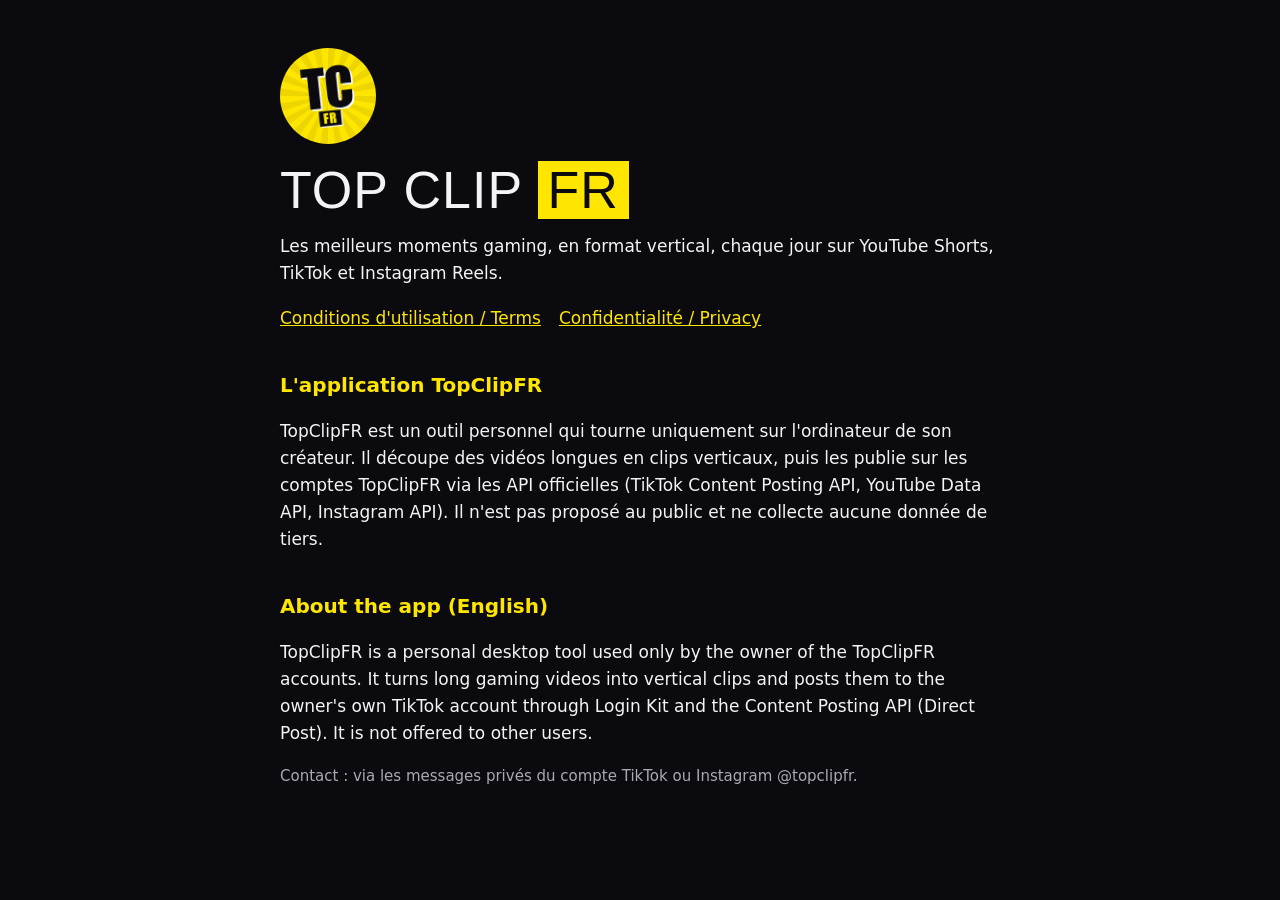
<file: index.html>
<!doctype html>
<html lang="fr"><head><meta charset="utf-8"><meta name="viewport" content="width=device-width,initial-scale=1">
<title>TopClipFR</title><link rel="stylesheet" href="style.css"></head><body><main>
<img class="logo" src="logo.png" alt="TopClipFR">
<h1>TOP CLIP <span>FR</span></h1>
<p>Les meilleurs moments gaming, en format vertical, chaque jour sur YouTube Shorts, TikTok et Instagram Reels.</p>
<nav><a href="conditions.html">Conditions d'utilisation / Terms</a><a href="confidentialite.html">Confidentialité / Privacy</a></nav>

<h2>L'application TopClipFR</h2>
<p>TopClipFR est un outil personnel qui tourne uniquement sur l'ordinateur de son créateur. Il découpe des vidéos
longues en clips verticaux, puis les publie sur les comptes TopClipFR via les API officielles
(TikTok Content Posting API, YouTube Data API, Instagram API). Il n'est pas proposé au public et ne
collecte aucune donnée de tiers.</p>

<h2>About the app (English)</h2>
<p>TopClipFR is a personal desktop tool used only by the owner of the TopClipFR accounts. It turns long gaming
videos into vertical clips and posts them to the owner's own TikTok account through Login Kit and the
Content Posting API (Direct Post). It is not offered to other users.</p>
<p class="mut">Contact : via les messages privés du compte TikTok ou Instagram @topclipfr.</p>
</main></body></html>
</file>
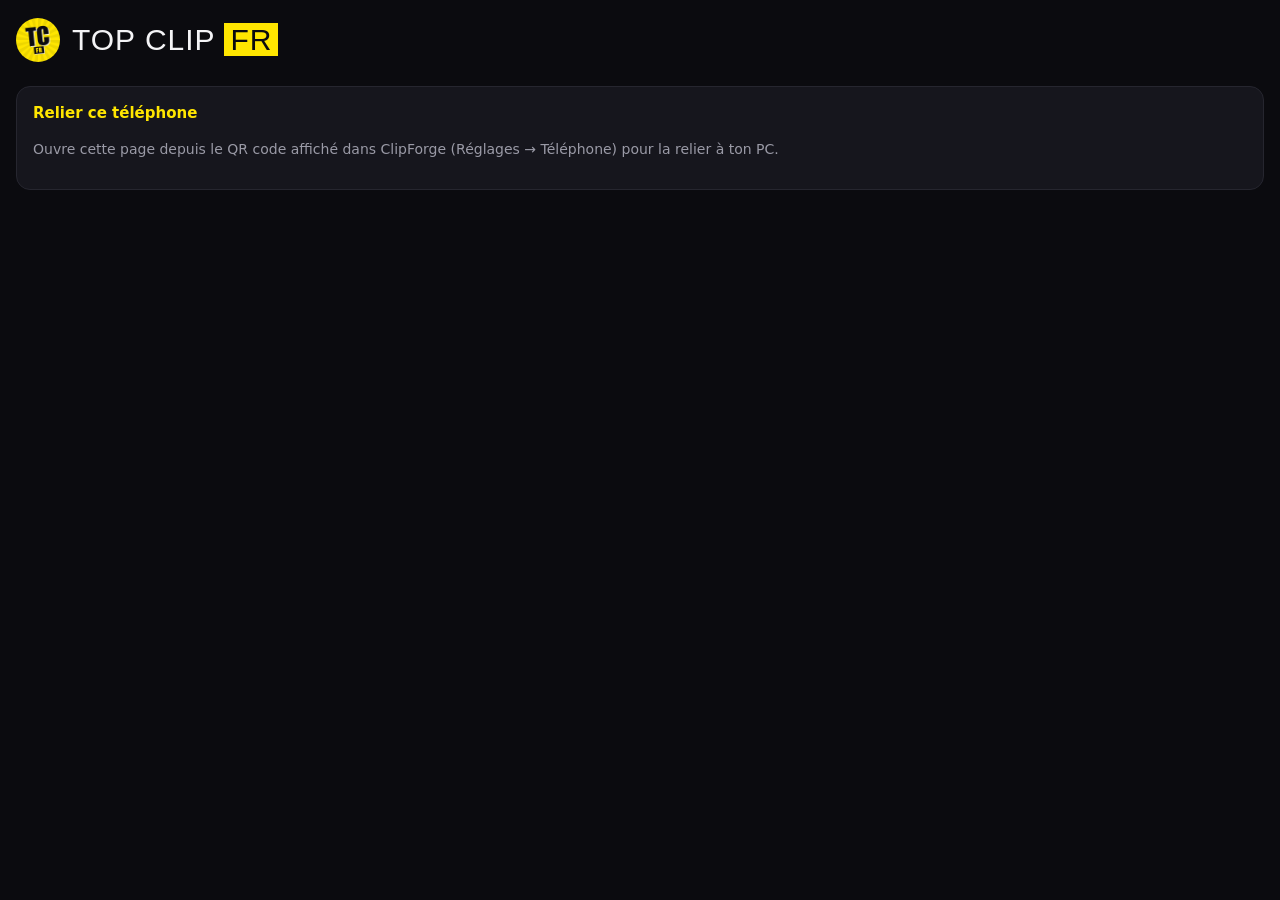
<file: app.html>
<!doctype html>
<html lang="fr"><head><meta charset="utf-8">
<meta name="viewport" content="width=device-width,initial-scale=1,viewport-fit=cover">
<meta name="theme-color" content="#0B0B0F">
<link rel="manifest" href="manifest.webmanifest">
<link rel="apple-touch-icon" href="logo.png">
<title>TopClipFR</title>
<style>
:root{--bg:#0B0B0F;--card:#16161d;--line:#26262f;--fg:#f4f4f6;--mut:#9a9aa6;--y:#FFE600;--ok:#22c55e;--bad:#ef4444}
*{box-sizing:border-box;-webkit-tap-highlight-color:transparent}
body{margin:0;background:var(--bg);color:var(--fg);font:16px/1.45 "Segoe UI",system-ui,-apple-system,sans-serif;padding:env(safe-area-inset-top) 16px 40px}
header{display:flex;align-items:center;gap:12px;padding:18px 0 10px}
header img{width:44px;height:44px;border-radius:50%}
h1{font:400 30px/1 Impact,"Arial Black",sans-serif;margin:0;letter-spacing:1px}
h1 span{background:var(--y);color:var(--bg);padding:0 6px}
.card{background:var(--card);border:1px solid var(--line);border-radius:14px;padding:16px;margin:14px 0}
h2{font-size:15px;margin:0 0 10px;color:var(--y);text-transform:none}
textarea,input{width:100%;background:var(--bg);color:var(--fg);border:1px solid var(--line);border-radius:10px;padding:12px;font:inherit}
textarea{min-height:84px;resize:vertical}
button{font:inherit;font-weight:700;border:0;border-radius:10px;padding:13px 14px;cursor:pointer;width:100%}
.primary{background:var(--y);color:var(--bg);margin-top:10px}
.ghost{background:transparent;color:var(--fg);border:1px solid var(--line)}
button:disabled{opacity:.35}
.row{display:grid;grid-template-columns:1fr 1fr;gap:10px}
.switch{display:flex;align-items:center;justify-content:space-between;gap:12px}
.switch small{color:var(--mut);display:block}
.tg{position:relative;width:52px;height:30px;flex:none}
.tg input{opacity:0;width:0;height:0}
.tg i{position:absolute;inset:0;background:var(--line);border-radius:30px;transition:.2s}
.tg i:before{content:"";position:absolute;width:24px;height:24px;left:3px;top:3px;background:#fff;border-radius:50%;transition:.2s}
.tg input:checked+i{background:var(--y)}
.tg input:checked+i:before{transform:translateX(22px);background:var(--bg)}
.msg{border-top:1px solid var(--line);padding:10px 0}
.msg:first-child{border-top:0}
.msg b{display:block}
.msg p{margin:2px 0 0;color:var(--mut);white-space:pre-line;font-size:14px}
.msg time{font-size:12px;color:var(--mut)}
.toast{position:fixed;left:16px;right:16px;bottom:20px;background:var(--fg);color:var(--bg);padding:12px 14px;border-radius:10px;font-weight:600;opacity:0;transform:translateY(10px);transition:.25s;pointer-events:none}
.toast.on{opacity:1;transform:none}
.mut{color:var(--mut);font-size:14px}
a{color:var(--y)}
#setup{display:none}
.status{display:flex;align-items:center;gap:10px;margin-bottom:6px}
.pill{font-weight:800;padding:6px 12px;border-radius:999px;background:var(--line)}
.pill.on{background:var(--ok);color:#06240f}
.pill.sleep{background:#3b82f6;color:#fff}
.pill.off{background:var(--bad);color:#fff}
.pi{display:flex;gap:10px;padding:9px 0;border-top:1px solid var(--line)}
.pi:first-child{border-top:0}
.pi time{flex:none;width:86px;color:var(--y);font-weight:700;font-size:14px}
.pi div{min-width:0}
.pi b{display:block;font-weight:600;font-size:14px;overflow:hidden;text-overflow:ellipsis;white-space:nowrap}
.pi small{color:var(--mut)}
.sub{font-size:13px;color:var(--y);margin:14px 0 4px;font-weight:700}
.bar{height:6px;background:var(--line);border-radius:6px;overflow:hidden;margin-top:4px}
.bar i{display:block;height:100%;background:var(--y)}
</style></head><body>
<header><img src="logo.png" alt=""><h1>TOP CLIP <span>FR</span></h1></header>

<div id="setup" class="card"><h2>Relier ce téléphone</h2>
  <p class="mut">Ouvre cette page depuis le QR code affiché dans ClipForge (Réglages → Téléphone) pour la relier à ton PC.</p></div>

<div id="main">
  <div class="card"><h2>Mon PC</h2>
    <div class="status"><span class="pill" id="pc-pill">…</span><span id="pc-age" class="mut"></span></div>
    <p id="pc-detail" class="mut"></p>
    <div class="row"><button class="ghost" id="pc-on">Allumer</button><button class="ghost" id="pc-off">Éteindre</button></div>
    <p class="mut" id="pc-help"></p></div>

  <div class="card"><h2>Envoyer une vidéo à clipper</h2>
    <textarea id="link" placeholder="Colle un lien YouTube ou Twitch (un ou plusieurs)"></textarea>
    <button class="primary" id="send">Envoyer au PC</button>
    <p class="mut">Astuce : dans l'app YouTube, <b>Partager → TopClipFR</b> envoie la vidéo directement.</p></div>

  <div class="card"><h2>Planning</h2>
    <div id="plan" class="mut">Chargement…</div></div>

  <div class="card"><h2>Automatique</h2>
    <div class="switch"><div>Réveil mercredi et samedi à 15 h<small>Le PC vérifie tes chaînes ; s'il n'y a rien de nouveau, il se rendort et te prévient.</small></div>
      <label class="tg"><input type="checkbox" id="verif" checked><i></i></label></div></div>


  <div class="card"><h2>Notifications du PC</h2>
    <div id="msgs" class="mut">Chargement…</div>
    <button class="ghost" id="ntfy" style="margin-top:10px">Recevoir les notifications (app ntfy)</button>
    <p class="mut">Installe l'app gratuite <b>ntfy</b> (Play Store / App Store), puis touche ce bouton pour t'abonner : tu seras prévenu même app fermée.</p></div>
</div>
<div class="toast" id="toast"></div>

<script>
const $ = (s) => document.querySelector(s);
const toast = (t) => { const e = $("#toast"); e.textContent = t; e.classList.add("on"); clearTimeout(e._t); e._t = setTimeout(() => e.classList.remove("on"), 3200); };
const store = { get(k) { try { return localStorage.getItem(k); } catch { return null; } }, set(k, v) { try { localStorage.setItem(k, v); } catch {} } };

// le secret arrive dans le # (jamais envoyé au site), puis reste uniquement sur ce téléphone
const h = new URLSearchParams(location.hash.slice(1));
if (h.get("k")) { store.set("cf_topic", h.get("k")); store.set("cf_server", h.get("s") || "https://ntfy.sh"); store.set("cf_key", h.get("h") || ""); history.replaceState(null, "", location.pathname); }
const TOPIC = store.get("cf_topic"), SERVER = (store.get("cf_server") || "https://ntfy.sh").replace(/\/$/, "");
// sans clé de signature (ancienne installation) : il faut rescanner le QR code de ClipForge
if (!TOPIC || !store.get("cf_key")) { $("#setup").style.display = "block"; $("#main").style.display = "none"; }

// chaque commande est signée avec la clé du QR code : sans elle, le PC refuse (même avec le lien)
const b64u = (buf) => btoa(String.fromCharCode(...new Uint8Array(buf))).replace(/\+/g, "-").replace(/\//g, "_").replace(/=+$/, "");
async function sign(text) {
  const key = store.get("cf_key");
  if (!key) throw new Error("Rescanne le QR code dans ClipForge (Réglages → Téléphone)");
  const ts = Math.floor(Date.now() / 1000), nonce = b64u(crypto.getRandomValues(new Uint8Array(12)));
  const k = await crypto.subtle.importKey("raw", new TextEncoder().encode(key), { name: "HMAC", hash: "SHA-256" }, false, ["sign"]);
  const sig = b64u(await crypto.subtle.sign("HMAC", k, new TextEncoder().encode(`${ts}.${nonce}.${text}`)));
  return `cf1.${ts}.${nonce}.${sig}.${text}`;
}
async function send(text) {
  const r = await fetch(`${SERVER}/${TOPIC}-cmd`, { method: "POST", body: await sign(text) });
  if (!r.ok) throw new Error("Envoi impossible (" + r.status + ")");
}
async function sendUi(text, ok) {
  try { await send(text); toast(ok); setTimeout(loadAll, 1500); setTimeout(loadAll, 8000); } catch (e) { toast(e.message); }
}

// ---------------------------------------------------------------- état du PC
let ST = null;  // dernier état publié par le PC (signe de vie toutes les 4 min quand il est allumé)
const pcState = () => {
  if (!ST) return "unknown";
  const age = Date.now() / 1000 - ST.t;
  if (!ST.awake) return "sleep";
  return age < 35 * 60 ? "on" : "off";  // signe de vie toutes les 30 min (quota du relais gratuit)
};
function renderPc() {
  const st = pcState(), pill = $("#pc-pill");
  pill.className = "pill " + ({ on: "on", sleep: "sleep", off: "off" }[st] || "");
  pill.textContent = { on: "Allumé", sleep: "En veille prolongée", off: "Éteint ou hors ligne", unknown: "Inconnu" }[st];
  $("#pc-age").textContent = ST ? `vu ${fmtRel(ST.t)}` : "";
  const d = [];
  if (st === "on") {
    if (ST.busy) d.push(`En cours : ${ST.busy}.`);
    if (ST.hold_until > Date.now() / 1000) d.push(`Maintenu allumé jusqu'à ${fmtH(ST.hold_until)}.`);
    else if (ST.auto_off) d.push("S'éteindra seul quand il n'aura plus rien à faire.");
  }
  if (st === "sleep") d.push(ST.next_wake ? `Rallumage automatique : ${fmt(ST.next_wake)}.` : "Aucun rallumage prévu.");
  if (st === "off") d.push("Plus de nouvelles depuis plus de 30 min : éteint complètement, sans internet, ou ClipForge fermé.");
  if (st === "unknown") d.push("Aucune nouvelle du PC ces 12 dernières heures.");
  $("#pc-detail").textContent = d.join(" ");
  $("#pc-help").innerHTML = st === "on" ? "« Éteindre » le passe en veille prolongée : il se rallumera seul pour les publications."
    : "<b>Allumer</b> est pris en compte dès que le PC se rallume (au plus tard au prochain rallumage automatique). Pour l'allumer à l'instant, utilise le <b>réveil (Wake-on-LAN)</b> dans l'app de ta box internet.";
  $("#pc-off").disabled = st !== "on";
}
function renderPlan() {
  if (!ST) { $("#plan").textContent = "Le planning s'affichera dès que le PC aura donné des nouvelles."; return; }
  const P = { youtube: "YT", tiktok: "TikTok", instagram: "Insta" };
  const row = (t, title, small) => `<div class="pi"><time>${t}</time><div><b>${esc(title)}</b><small>${small}</small></div></div>`;
  let h = "";
  if (ST.queue?.length) h += `<div class="sub">En préparation</div>` + ST.queue.map((v) =>
    `<div class="pi"><time>${v.status === "queued" ? "En file" : Math.round((v.progress || 0) * 100) + " %"}</time><div><b>${esc(v.title)}</b><small>${esc(v.stage || "")}</small>${v.status === "processing" ? `<div class="bar"><i style="width:${Math.round((v.progress || 0) * 100)}%"></i></div>` : ""}</div></div>`).join("");
  h += `<div class="sub">Programmés</div>` + (ST.planned?.length ? ST.planned.map((c) => row(fmtShort(c.at), c.title, c.plats.map((p) => P[p] || p).join(" · "))).join("")
    : `<p class="mut">Aucun clip programmé${ST.ready_unscheduled ? ` (${ST.ready_unscheduled} prêt${ST.ready_unscheduled > 1 ? "s" : ""} à valider dans ClipForge)` : ""}.</p>`);
  if (ST.published?.length) h += `<div class="sub">Derniers publiés</div>` + ST.published.map((c) => row(fmtShort(c.t), c.title, c.plats.map((p) => P[p] || p).join(" · "))).join("");
  $("#plan").innerHTML = h;
}
async function loadState() {
  if (!TOPIC) return;
  try {
    const r = await fetch(`${SERVER}/${TOPIC}-state/json?poll=1&since=12h`);
    const last = (await r.text()).split("\n").filter(Boolean).map((l) => JSON.parse(l)).filter((m) => m.event === "message").pop();
    ST = last ? JSON.parse(last.message) : null;
  } catch { /* hors ligne : on garde le dernier état */ }
  renderPc(); renderPlan();
}
const loadAll = () => { loadState(); loadMsgs(); };

$("#pc-on").onclick = () => sendUi("allumer", pcState() === "on" ? "Le PC restera allumé 3 h" : "Demande envoyée : appliquée dès que le PC se rallume");
$("#pc-off").onclick = () => { if (confirm("Éteindre le PC (veille prolongée) ? Il se rallumera seul pour les prochaines publications.")) sendUi("éteindre", "Extinction demandée"); };

$("#send").onclick = () => {
  const v = $("#link").value.trim();
  if (!/https?:\/\//.test(v)) return toast("Colle un lien YouTube ou Twitch");
  sendUi(v, pcState() === "on" ? "Envoyé : le PC commence les clips" : "Envoyé : traité dès que le PC se rallume"); $("#link").value = "";
};
document.querySelectorAll("[data-cmd]").forEach((b) => b.onclick = () => sendUi(b.dataset.cmd, "Commande envoyée"));
const verif = $("#verif");
verif.checked = store.get("cf_verif") !== "off";
verif.onchange = () => { store.set("cf_verif", verif.checked ? "on" : "off"); sendUi(verif.checked ? "verif on" : "verif off", verif.checked ? "Réveils mer./sam. activés" : "Réveils mer./sam. désactivés"); };
$("#ntfy").onclick = () => { location.href = `ntfy://${SERVER.replace(/^https?:\/\//, "")}/${TOPIC}`; };

// partage depuis YouTube (app installée) : le lien arrive dans l'adresse
const q = new URLSearchParams(location.search);
const shared = [q.get("url"), q.get("text"), q.get("title")].filter(Boolean).join(" ");
if (TOPIC && /https?:\/\//.test(shared)) {
  const link = shared.match(/https?:\/\/\S+/)[0];
  history.replaceState(null, "", location.pathname);
  sendUi(link, "Vidéo envoyée au PC");
}

const fmt = (t) => new Date(t * 1000).toLocaleString("fr-FR", { weekday: "short", day: "2-digit", month: "2-digit", hour: "2-digit", minute: "2-digit" });
const esc = (s) => String(s || "").replace(/[&<>"]/g, (c) => ({ "&": "&amp;", "<": "&lt;", ">": "&gt;", '"': "&quot;" }[c]));
const fmtH = (t) => new Date(t * 1000).toLocaleTimeString("fr-FR", { hour: "2-digit", minute: "2-digit" });
const fmtShort = (t) => { const d = new Date(t * 1000), now = new Date(); const same = d.toDateString() === now.toDateString();
  return same ? fmtH(t) : d.toLocaleString("fr-FR", { weekday: "short", hour: "2-digit", minute: "2-digit" }); };
const fmtRel = (t) => { const m = Math.round((Date.now() / 1000 - t) / 60); return m < 1 ? "à l'instant" : m < 60 ? `il y a ${m} min` : `il y a ${Math.round(m / 60)} h`; };
async function loadMsgs() {
  if (!TOPIC) return;
  try {
    const r = await fetch(`${SERVER}/${TOPIC}/json?poll=1&since=12h`);
    const list = (await r.text()).split("\n").filter(Boolean).map((l) => JSON.parse(l)).filter((m) => m.event === "message").reverse().slice(0, 15);
    $("#msgs").innerHTML = list.length ? list.map((m) => `<div class="msg"><b>${esc(m.title || "ClipForge")}</b><p>${esc(m.message)}</p><time>${fmt(m.time)}</time></div>`).join("")
      : "Aucune notification ces 12 dernières heures.";
  } catch { $("#msgs").textContent = "Pas de connexion au relais."; }
}
loadAll();
if (TOPIC && window.EventSource) {
  new EventSource(`${SERVER}/${TOPIC}/sse`).onmessage = () => loadMsgs();
  new EventSource(`${SERVER}/${TOPIC}-state/sse`).onmessage = () => loadState();
}
setInterval(() => { if (!document.hidden) { loadState(); } }, 60000);  // le statut vieillit même sans message
document.addEventListener("visibilitychange", () => { if (!document.hidden) loadAll(); });
if ("serviceWorker" in navigator) navigator.serviceWorker.register("sw.js").catch(() => {});
</script>
</body></html>
</file>
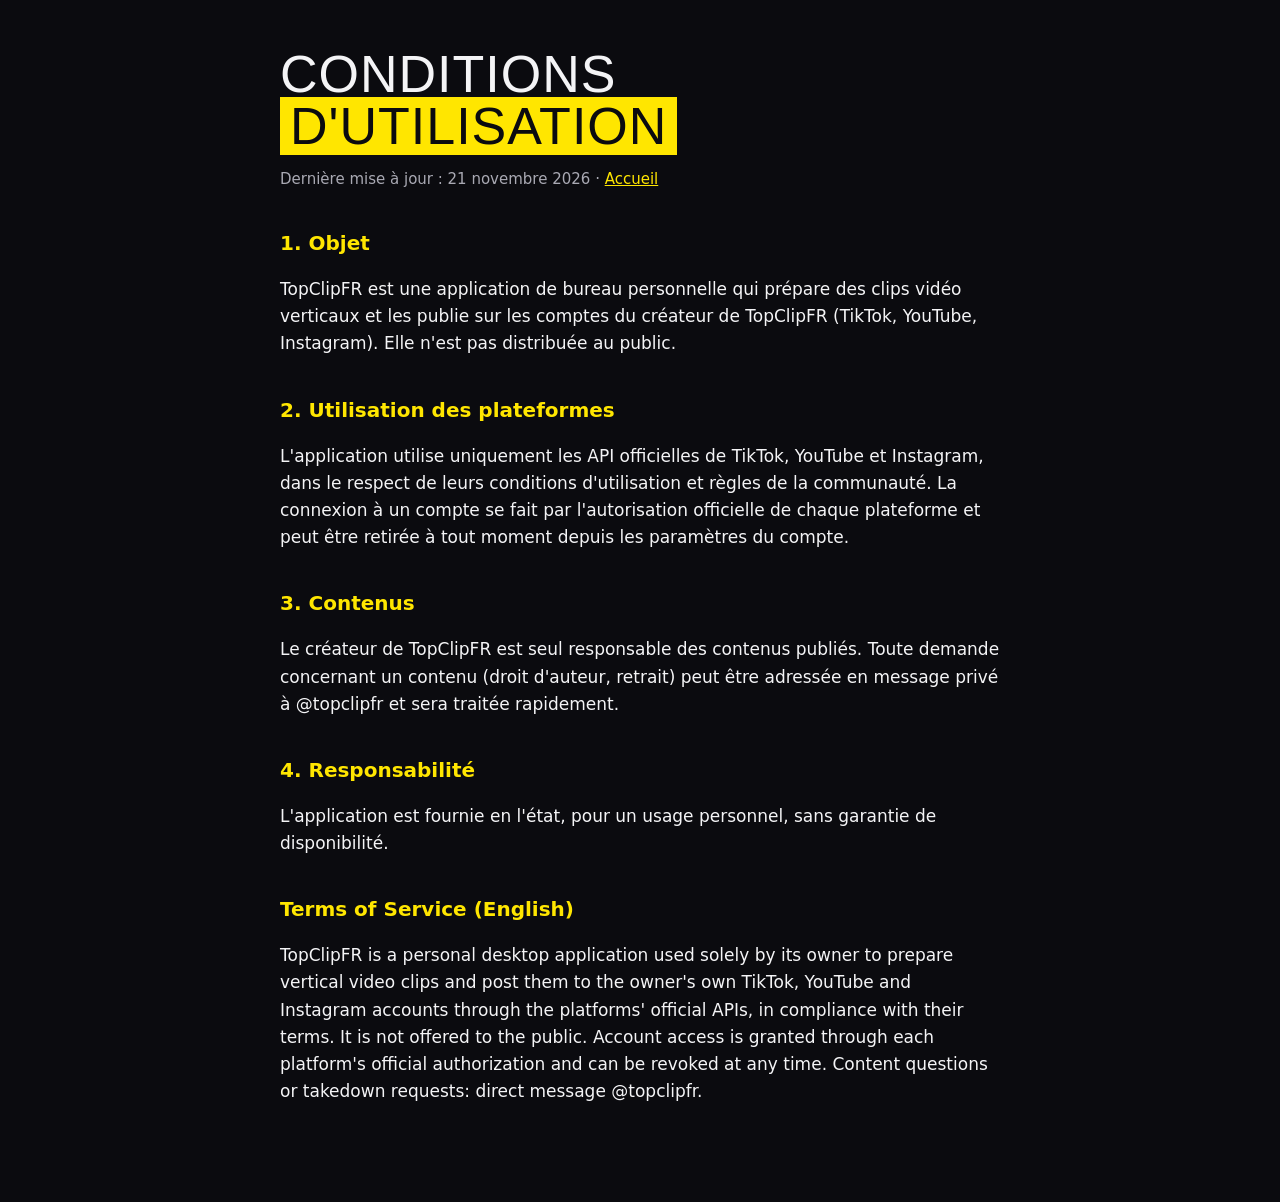
<file: conditions.html>
<!doctype html>
<html lang="fr"><head><meta charset="utf-8"><meta name="viewport" content="width=device-width,initial-scale=1">
<title>Conditions d'utilisation · TopClipFR</title><link rel="stylesheet" href="style.css"></head><body><main>
<h1>CONDITIONS <span>D'UTILISATION</span></h1>
<p class="mut">Dernière mise à jour : 21 novembre 2026 · <a href="index.html">Accueil</a></p>

<h2>1. Objet</h2>
<p>TopClipFR est une application de bureau personnelle qui prépare des clips vidéo verticaux et les publie sur
les comptes du créateur de TopClipFR (TikTok, YouTube, Instagram). Elle n'est pas distribuée au public.</p>

<h2>2. Utilisation des plateformes</h2>
<p>L'application utilise uniquement les API officielles de TikTok, YouTube et Instagram, dans le respect de leurs
conditions d'utilisation et règles de la communauté. La connexion à un compte se fait par l'autorisation
officielle de chaque plateforme et peut être retirée à tout moment depuis les paramètres du compte.</p>

<h2>3. Contenus</h2>
<p>Le créateur de TopClipFR est seul responsable des contenus publiés. Toute demande concernant un contenu
(droit d'auteur, retrait) peut être adressée en message privé à @topclipfr et sera traitée rapidement.</p>

<h2>4. Responsabilité</h2>
<p>L'application est fournie en l'état, pour un usage personnel, sans garantie de disponibilité.</p>

<h2>Terms of Service (English)</h2>
<p>TopClipFR is a personal desktop application used solely by its owner to prepare vertical video clips and post
them to the owner's own TikTok, YouTube and Instagram accounts through the platforms' official APIs, in
compliance with their terms. It is not offered to the public. Account access is granted through each
platform's official authorization and can be revoked at any time. Content questions or takedown requests:
direct message @topclipfr.</p>
</main></body></html>
</file>
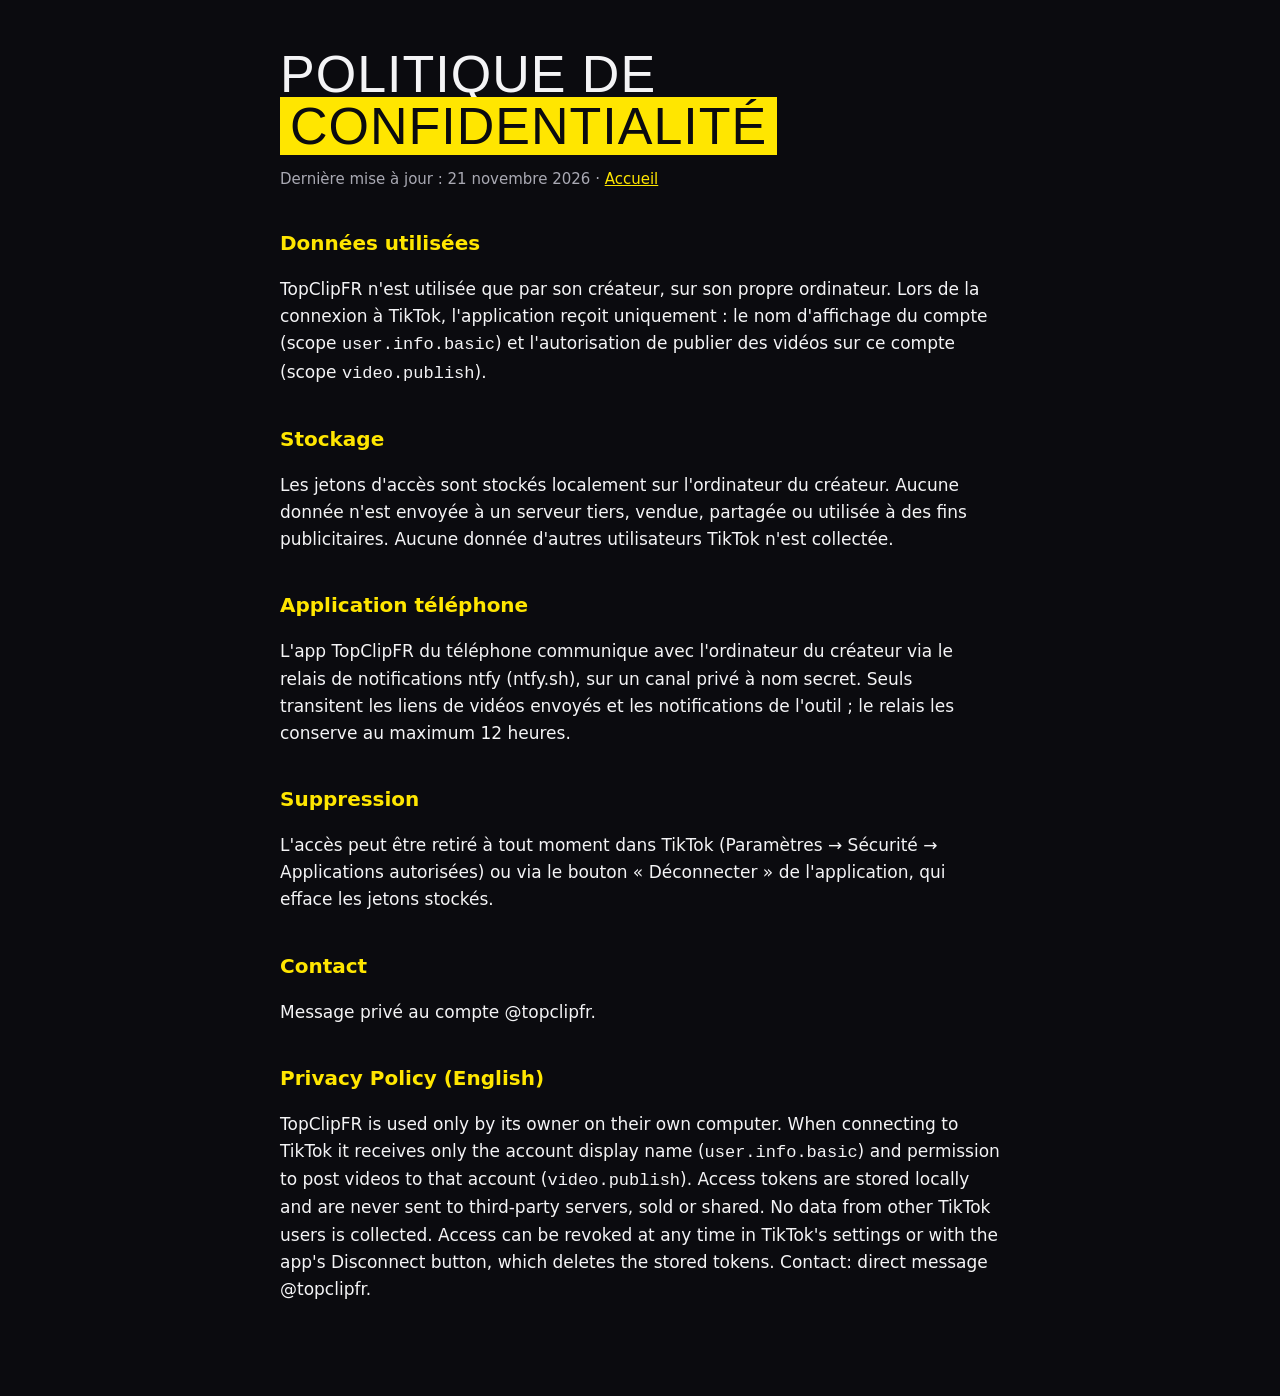
<file: confidentialite.html>
<!doctype html>
<html lang="fr"><head><meta charset="utf-8"><meta name="viewport" content="width=device-width,initial-scale=1">
<title>Confidentialité · TopClipFR</title><link rel="stylesheet" href="style.css"></head><body><main>
<h1>POLITIQUE DE <span>CONFIDENTIALITÉ</span></h1>
<p class="mut">Dernière mise à jour : 21 novembre 2026 · <a href="index.html">Accueil</a></p>

<h2>Données utilisées</h2>
<p>TopClipFR n'est utilisée que par son créateur, sur son propre ordinateur. Lors de la connexion à TikTok,
l'application reçoit uniquement : le nom d'affichage du compte (scope <code>user.info.basic</code>) et
l'autorisation de publier des vidéos sur ce compte (scope <code>video.publish</code>).</p>

<h2>Stockage</h2>
<p>Les jetons d'accès sont stockés localement sur l'ordinateur du créateur. Aucune donnée n'est envoyée à un
serveur tiers, vendue, partagée ou utilisée à des fins publicitaires. Aucune donnée d'autres utilisateurs
TikTok n'est collectée.</p>

<h2>Application téléphone</h2>
<p>L'app TopClipFR du téléphone communique avec l'ordinateur du créateur via le relais de notifications
ntfy (ntfy.sh), sur un canal privé à nom secret. Seuls transitent les liens de vidéos envoyés et les
notifications de l'outil ; le relais les conserve au maximum 12 heures.</p>

<h2>Suppression</h2>
<p>L'accès peut être retiré à tout moment dans TikTok (Paramètres → Sécurité → Applications autorisées) ou
via le bouton « Déconnecter » de l'application, qui efface les jetons stockés.</p>

<h2>Contact</h2>
<p>Message privé au compte @topclipfr.</p>

<h2>Privacy Policy (English)</h2>
<p>TopClipFR is used only by its owner on their own computer. When connecting to TikTok it receives only the
account display name (<code>user.info.basic</code>) and permission to post videos to that account
(<code>video.publish</code>). Access tokens are stored locally and are never sent to third-party servers,
sold or shared. No data from other TikTok users is collected. Access can be revoked at any time in TikTok's
settings or with the app's Disconnect button, which deletes the stored tokens. Contact: direct message
@topclipfr.</p>
</main></body></html>
</file>
<file: style.css>
:root{--bg:#0B0B0F;--fg:#f4f4f6;--mut:#a9a9b3;--y:#FFE600}
*{box-sizing:border-box}
body{margin:0;background:var(--bg);color:var(--fg);font:17px/1.6 "Segoe UI",system-ui,sans-serif}
main{max-width:760px;margin:0 auto;padding:48px 20px 80px}
h1{font-family:Impact,"Arial Black",sans-serif;font-weight:400;font-size:52px;line-height:1;margin:0 0 8px;letter-spacing:1px}
h1 span{background:var(--y);color:var(--bg);padding:0 10px}
h2{margin:36px 0 8px;font-size:20px;color:var(--y)}
p,li{color:var(--fg)}
.mut{color:var(--mut);font-size:15px}
a{color:var(--y)}
nav{display:flex;gap:18px;flex-wrap:wrap;margin:18px 0 32px}
img.logo{width:96px;height:96px;border-radius:50%;display:block;margin-bottom:20px}
</file>
